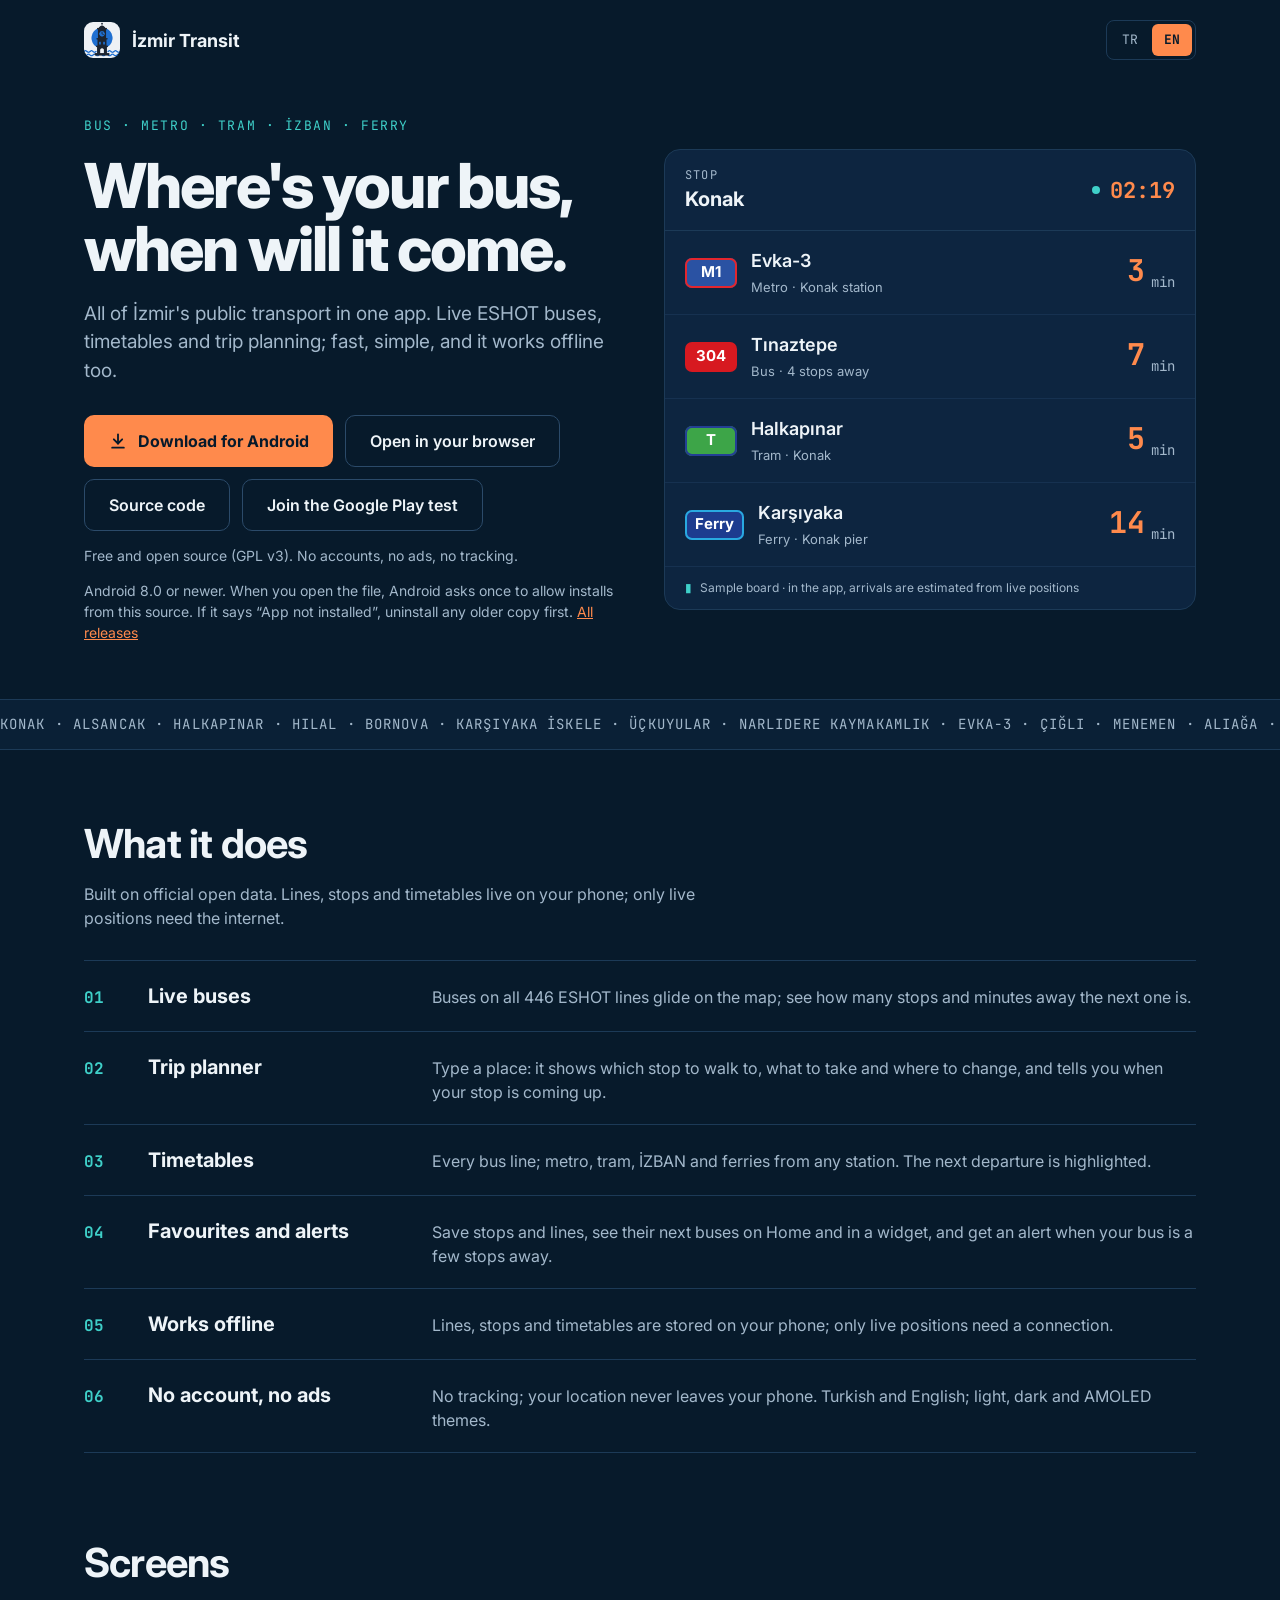
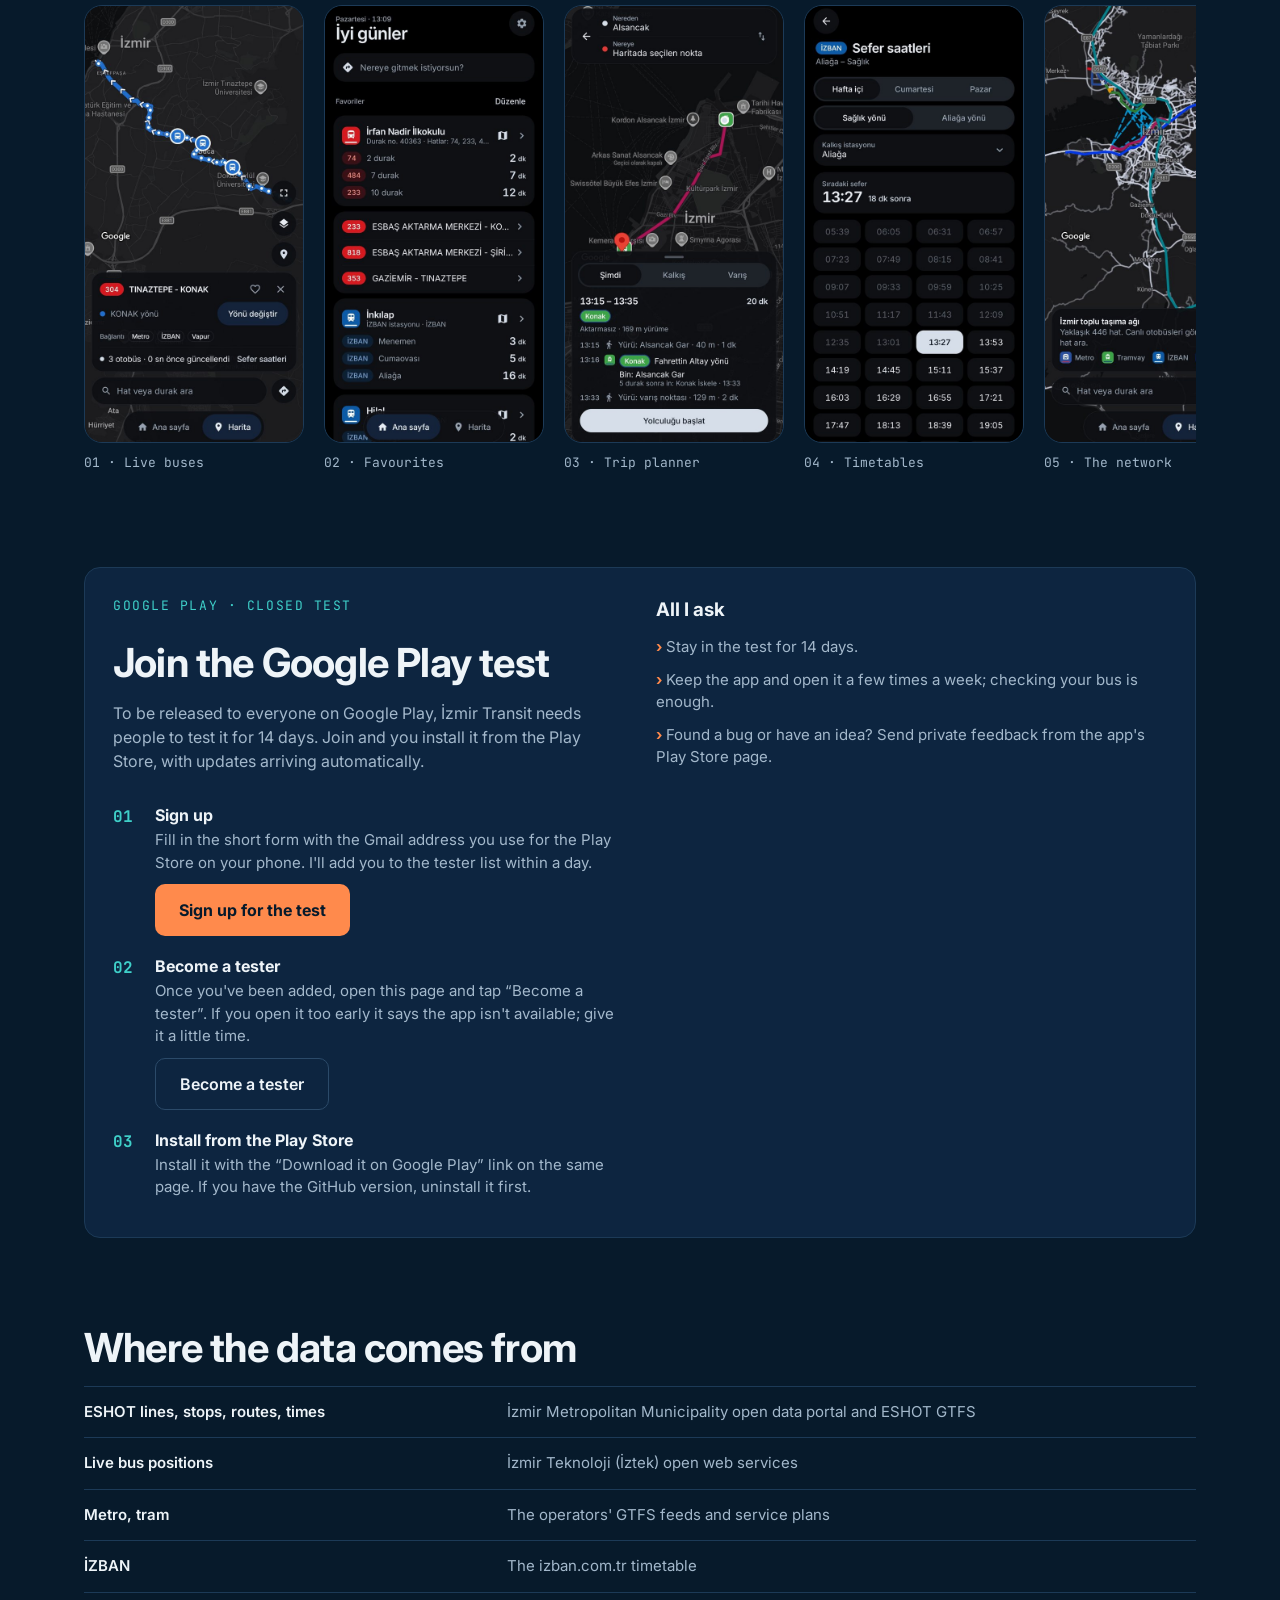
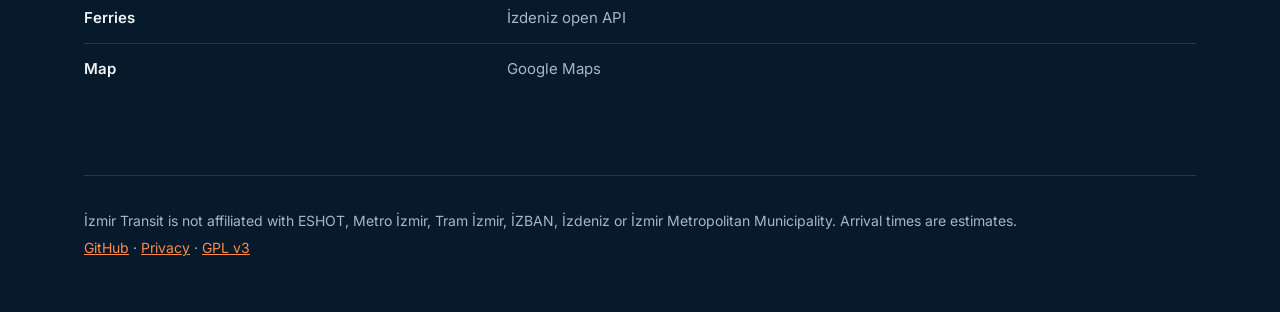
<file: docs/index.html>
<!doctype html>
<html lang="tr">
<head>
<meta charset="utf-8">
<meta name="viewport" content="width=device-width, initial-scale=1">
<title>İzmir Transit</title>
<meta name="description" content="İzmir'in tüm toplu taşıması tek uygulamada: canlı ESHOT otobüsleri, Metro, tramvay, İZBAN ve vapur; sefer saatleri, aktarmalar ve yol tarifi.">
<meta name="theme-color" content="#071A2B">
<meta property="og:title" content="İzmir Transit">
<meta property="og:description" content="Canlı otobüsler, metro, tramvay, İZBAN ve vapur — tek uygulamada, internet olmadan da.">
<meta property="og:image" content="https://aijeculate.github.io/izmir-transit/screenshots/og.jpg">
<link rel="icon" href="icons/icon-dark.svg" type="image/svg+xml">
<link rel="icon" href="icons/icon-light-512.png" type="image/png">
<link rel="apple-touch-icon" href="icons/icon-light-512.png">
<link rel="preconnect" href="https://fonts.googleapis.com">
<link rel="preconnect" href="https://fonts.gstatic.com" crossorigin>
<link href="https://fonts.googleapis.com/css2?family=Inter:wght@400;500;600;700;800&family=JetBrains+Mono:wght@500;700&display=swap" rel="stylesheet">
<style>
  :root {
    color-scheme: dark;
    --bg: #071A2B;          /* Aegean night */
    --surface: #0D2540;
    --deep: #0A2036;
    --line: #1C3A57;
    --row: #163150;
    --text: #EEF4F8;
    --text-2: #A3B8CB;
    --sunset: #FF8A4C;      /* Kordon sunset */
    --sunset-hover: #FFA877;
    --sea: #3FD0C9;         /* Aegean turquoise */
    --mono: "JetBrains Mono", ui-monospace, SFMono-Regular, Menlo, monospace;
  }
  * { box-sizing: border-box; }
  [hidden] { display: none !important; }
  html { -webkit-text-size-adjust: 100%; }
  body { margin: 0; background: var(--bg); color: var(--text); font-family: Inter, system-ui, -apple-system, "Segoe UI", sans-serif; line-height: 1.5; }
  a { color: var(--sunset); }
  a:hover { color: var(--sunset-hover); }
  .wrap { max-width: 1160px; margin: 0 auto; padding: 0 16px; }
  @media (min-width: 640px) { .wrap { padding: 0 24px; } }

  header.top { display: flex; align-items: center; justify-content: space-between; gap: 16px; padding: 20px 0; }
  .brand { display: flex; align-items: center; gap: 12px; color: var(--text); text-decoration: none; font-weight: 700; font-size: 18px; }
  .brand img { width: 36px; height: 36px; border-radius: 9px; display: block; }
  .lang { display: flex; gap: 2px; padding: 3px; border: 1px solid var(--line); border-radius: 8px; font-family: var(--mono); font-size: 13px; }
  .lang button { border: 0; background: transparent; color: var(--text-2); font: inherit; padding: 6px 12px; border-radius: 6px; cursor: pointer; min-height: 32px; }
  .lang button[aria-pressed="true"] { background: var(--sunset); color: var(--bg); font-weight: 700; }

  .hero { display: flex; flex-wrap: wrap; gap: 48px; align-items: center; padding: 36px 0 56px; }
  .hero > * { flex: 1 1 420px; min-width: 0; }
  .eyebrow { margin: 0 0 18px; font-family: var(--mono); font-size: 13px; letter-spacing: .12em; text-transform: uppercase; color: var(--sea); }
  h1 { margin: 0 0 20px; font-size: clamp(38px, 5.4vw, 62px); line-height: 1.02; letter-spacing: -0.03em; font-weight: 800; }
  .lead { margin: 0 0 30px; font-size: clamp(17px, 2.2vw, 19px); color: var(--text-2); max-width: 30em; }
  .ctas { display: flex; flex-wrap: wrap; gap: 12px; }
  .btn { display: inline-flex; align-items: center; gap: 10px; min-height: 52px; padding: 0 24px; border-radius: 10px; font-weight: 700; text-decoration: none; }
  .btn.primary { background: var(--sunset); color: var(--bg); }
  .btn.primary:hover { background: var(--sunset-hover); color: var(--bg); }
  .btn.ghost { border: 1px solid #2B4A69; color: var(--text); font-weight: 600; }
  .btn.ghost:hover { border-color: var(--sea); color: var(--text); }
  .note { margin: 14px 0 0; font-size: 14px; color: var(--text-2); }

  /* The departure board */
  .board { background: var(--surface); border: 1px solid var(--line); border-radius: 16px; overflow: hidden; }
  .board-head { display: flex; align-items: center; justify-content: space-between; padding: 16px 20px; border-bottom: 1px solid var(--line); }
  .label { font-size: 12px; color: var(--text-2); font-family: var(--mono); letter-spacing: .1em; text-transform: uppercase; }
  .stop-name { font-size: 20px; font-weight: 700; }
  .clock { display: flex; align-items: center; gap: 10px; font-family: var(--mono); font-size: 22px; font-weight: 700; color: var(--sunset); }
  .live-dot { width: 8px; height: 8px; border-radius: 50%; background: var(--sea); animation: pulse 1.6s ease-in-out infinite; }
  .row { display: flex; align-items: center; gap: 14px; padding: 16px 20px; border-bottom: 1px solid var(--row); }
  .badge { display: inline-flex; align-items: center; justify-content: center; min-width: 52px; height: 30px; padding: 0 10px; border-radius: 7px; font-weight: 700; font-size: 15px; color: #fff; flex: none; }
  .dest { flex: 1; min-width: 0; }
  .dest b { display: block; font-size: 18px; font-weight: 600; white-space: nowrap; overflow: hidden; text-overflow: ellipsis; }
  .dest small { font-size: 13px; color: var(--text-2); }
  .mins { display: flex; align-items: baseline; gap: 6px; font-family: var(--mono); color: var(--sunset); }
  .mins small { font-size: 14px; color: var(--text-2); }
  .digits { display: inline-flex; height: 34px; overflow: hidden; font-size: 30px; font-weight: 700; line-height: 34px; }
  .strip { display: block; transition: transform .7s cubic-bezier(.2, .8, .2, 1); }
  .strip span { display: block; height: 34px; }
  .board-foot { padding: 12px 20px; font-size: 12px; color: var(--text-2); display: flex; gap: 8px; align-items: center; }
  .cursor { animation: blink 1s steps(1) infinite; color: var(--sea); }

  .ticker { border-top: 1px solid var(--line); border-bottom: 1px solid var(--line); overflow: hidden; background: var(--deep); padding: 14px 0; }
  .ticker-track { display: flex; width: max-content; animation: ticker 60s linear infinite; font-family: var(--mono); font-size: 14px; letter-spacing: .08em; text-transform: uppercase; color: var(--text-2); white-space: nowrap; }
  .ticker-track span { padding-right: 40px; }

  section { padding: 64px 0 16px; }
  h2 { margin: 0 0 8px; font-size: clamp(28px, 4vw, 40px); letter-spacing: -0.02em; }
  .sub { margin: 0 0 30px; color: var(--text-2); max-width: 40em; }
  .features { border-top: 1px solid var(--line); margin: 0; padding: 0; list-style: none; }
  .features li { display: flex; flex-wrap: wrap; gap: 6px 24px; align-items: baseline; padding: 20px 0; border-bottom: 1px solid var(--line); }
  .features .code { font-family: var(--mono); color: var(--sea); font-weight: 700; width: 40px; flex: none; }
  .features h3 { margin: 0; font-size: 20px; flex: 0 1 260px; }
  .features p { margin: 0; color: var(--text-2); flex: 1 1 340px; }

  .shots { display: flex; gap: 20px; overflow-x: auto; padding: 4px 0 14px; scroll-snap-type: x mandatory; }
  .shots figure { margin: 0; flex: 0 0 220px; scroll-snap-align: start; }
  .shots img { width: 100%; display: block; border-radius: 18px; border: 1px solid var(--line); }
  .shots figcaption { margin-top: 10px; font-family: var(--mono); font-size: 13px; color: var(--text-2); }

  /* Google Play testing (hidden until the tester group exists) */
  .test { display: flex; flex-wrap: wrap; gap: 32px; background: var(--surface); border: 1px solid var(--line); border-radius: 16px; padding: 28px; }
  .test > * { flex: 1 1 360px; min-width: 0; }
  .steps { list-style: none; margin: 0; padding: 0; display: grid; gap: 18px; counter-reset: step; }
  .steps li { display: flex; gap: 14px; counter-increment: step; }
  .steps li::before { content: counter(step, decimal-leading-zero); font-family: var(--mono); color: var(--sea); font-weight: 700; width: 28px; flex: none; padding-top: 2px; }
  .steps strong { display: block; }
  .steps p { margin: 2px 0 10px; color: var(--text-2); font-size: 15px; }
  .ask { margin: 0; padding: 0; list-style: none; display: grid; gap: 10px; color: var(--text-2); font-size: 15px; }
  .ask li::before { content: "› "; color: var(--sunset); font-weight: 700; }

  table { width: 100%; border-collapse: collapse; font-size: 15px; }
  td { padding: 14px 0; border-top: 1px solid var(--line); vertical-align: top; }
  td:first-child { font-weight: 600; width: 38%; padding-right: 16px; }
  td:last-child { color: var(--text-2); }

  footer { margin-top: 64px; padding: 28px 0 48px; border-top: 1px solid var(--line); color: var(--text-2); font-size: 14px; }
  footer p { margin: 6px 0; }

  [data-lang="en"] .tr, [data-lang="tr"] .en { display: none; }

  @keyframes ticker { from { transform: translateX(0); } to { transform: translateX(-50%); } }
  @keyframes pulse { 0%, 100% { opacity: 1; } 50% { opacity: .25; } }
  @keyframes blink { 0%, 49% { opacity: 1; } 50%, 100% { opacity: .2; } }
  @media (prefers-reduced-motion: reduce) {
    .ticker-track, .live-dot, .cursor { animation: none; }
    .strip { transition: none; }
  }
  @media (max-width: 480px) {
    .row { gap: 10px; padding: 14px 16px; }
    .badge { min-width: 44px; }
    td:first-child { width: 44%; }
  }
</style>
</head>
<body data-lang="tr">
<div class="wrap">
  <header class="top">
    <a class="brand" href="./">
      <img src="icons/icon-light-512.png" alt="">
      İzmir Transit
    </a>
    <div class="lang" role="group" aria-label="Language">
      <button type="button" data-set-lang="tr" aria-pressed="true">TR</button>
      <button type="button" data-set-lang="en" aria-pressed="false">EN</button>
    </div>
  </header>

  <main>
    <div class="hero">
      <div>
        <p class="eyebrow"><span class="tr">Otobüs · Metro · Tramvay · İZBAN · Vapur</span><span class="en">Bus · Metro · Tram · İZBAN · Ferry</span></p>
        <h1>
          <span class="tr">Otobüsün nerede,<br>kaç dakikada gelir.</span>
          <span class="en">Where's your bus,<br>when will it come.</span>
        </h1>
        <p class="lead">
          <span class="tr">İzmir'in tüm toplu taşıması tek uygulamada. Canlı ESHOT otobüsleri, sefer saatleri ve yol tarifi; hızlı, sade ve internet olmadan da çalışır.</span>
          <span class="en">All of İzmir's public transport in one app. Live ESHOT buses, timetables and trip planning; fast, simple, and it works offline too.</span>
        </p>
        <div class="ctas">
          <a class="btn primary" href="https://github.com/aijeculate/izmir-transit/releases/latest/download/izmir-transit.apk" download>
            <svg width="20" height="20" viewBox="0 0 24 24" fill="none" stroke="currentColor" stroke-width="2.2" stroke-linecap="round" stroke-linejoin="round" aria-hidden="true"><path d="M12 4v11"/><path d="m7 10 5 5 5-5"/><path d="M5 20h14"/></svg>
            <span class="tr">Android için indir</span><span class="en">Download for Android</span>
          </a>
          <a class="btn ghost" href="app/"><span class="tr">Tarayıcıda aç</span><span class="en">Open in your browser</span></a>
          <a class="btn ghost" href="https://github.com/aijeculate/izmir-transit"><span class="tr">Kaynak kodu</span><span class="en">Source code</span></a>
          <a class="btn ghost" href="#test"><span class="tr">Google Play testine katıl</span><span class="en">Join the Google Play test</span></a>
        </div>
        <p class="note"><span class="tr">Ücretsiz ve açık kaynak (GPL v3). Hesap, reklam ya da takip yok.</span><span class="en">Free and open source (GPL v3). No accounts, no ads, no tracking.</span></p>
        <p class="note">
          <span class="tr">Android 8.0 ve üzeri. Dosyayı açınca Android bir kez bilinmeyen kaynaklardan yüklemeye izin ister. “Uygulama yüklenmedi” hatası alırsan önce eski sürümü kaldır. <a href="https://github.com/aijeculate/izmir-transit/releases">Tüm sürümler</a></span>
          <span class="en">Android 8.0 or newer. When you open the file, Android asks once to allow installs from this source. If it says “App not installed”, uninstall any older copy first. <a href="https://github.com/aijeculate/izmir-transit/releases">All releases</a></span>
        </p>
      </div>

      <div class="board" role="img" aria-label="Örnek kalkış panosu: Konak durağından yaklaşan metro, otobüs, tramvay ve vapur">
        <div class="board-head">
          <div>
            <div class="label"><span class="tr">Durak</span><span class="en">Stop</span></div>
            <div class="stop-name">Konak</div>
          </div>
          <div class="clock"><span class="live-dot"></span><span id="clock">--:--</span></div>
        </div>
        <div class="row" data-start="3" data-every="1">
          <span class="badge" style="background:#2A52A3;box-shadow:inset 0 0 0 2px #E3262E">M1</span>
          <span class="dest"><b>Evka-3</b><small><span class="tr">Metro · Konak istasyonu</span><span class="en">Metro · Konak station</span></small></span>
          <span class="mins"><span class="digits"><span class="strip tens"><span> </span><span>0</span><span>1</span><span>2</span><span>3</span><span>4</span><span>5</span><span>6</span><span>7</span><span>8</span><span>9</span></span><span class="strip units"><span>0</span><span>1</span><span>2</span><span>3</span><span>4</span><span>5</span><span>6</span><span>7</span><span>8</span><span>9</span></span></span><small><span class="tr">dk</span><span class="en">min</span></small></span>
        </div>
        <div class="row" data-start="7" data-every="2">
          <span class="badge" style="background:#D71920">304</span>
          <span class="dest"><b>Tınaztepe</b><small><span class="tr">Otobüs · 4 durak uzakta</span><span class="en">Bus · 4 stops away</span></small></span>
          <span class="mins"><span class="digits"><span class="strip tens"><span> </span><span>0</span><span>1</span><span>2</span><span>3</span><span>4</span><span>5</span><span>6</span><span>7</span><span>8</span><span>9</span></span><span class="strip units"><span>0</span><span>1</span><span>2</span><span>3</span><span>4</span><span>5</span><span>6</span><span>7</span><span>8</span><span>9</span></span></span><small><span class="tr">dk</span><span class="en">min</span></small></span>
        </div>
        <div class="row" data-start="5" data-every="3">
          <span class="badge" style="background:#3DA548;box-shadow:inset 0 0 0 2px #233F95">T</span>
          <span class="dest"><b>Halkapınar</b><small><span class="tr">Tramvay · Konak</span><span class="en">Tram · Konak</span></small></span>
          <span class="mins"><span class="digits"><span class="strip tens"><span> </span><span>0</span><span>1</span><span>2</span><span>3</span><span>4</span><span>5</span><span>6</span><span>7</span><span>8</span><span>9</span></span><span class="strip units"><span>0</span><span>1</span><span>2</span><span>3</span><span>4</span><span>5</span><span>6</span><span>7</span><span>8</span><span>9</span></span></span><small><span class="tr">dk</span><span class="en">min</span></small></span>
        </div>
        <div class="row" data-start="14" data-every="2">
          <span class="badge" style="background:#1D3C8F;box-shadow:inset 0 0 0 2px #29A9E0"><span class="tr">Vapur</span><span class="en">Ferry</span></span>
          <span class="dest"><b>Karşıyaka</b><small><span class="tr">Vapur · Konak İskele</span><span class="en">Ferry · Konak pier</span></small></span>
          <span class="mins"><span class="digits"><span class="strip tens"><span> </span><span>0</span><span>1</span><span>2</span><span>3</span><span>4</span><span>5</span><span>6</span><span>7</span><span>8</span><span>9</span></span><span class="strip units"><span>0</span><span>1</span><span>2</span><span>3</span><span>4</span><span>5</span><span>6</span><span>7</span><span>8</span><span>9</span></span></span><small><span class="tr">dk</span><span class="en">min</span></small></span>
        </div>
        <div class="board-foot"><span class="cursor" aria-hidden="true">▮</span><span class="tr">Örnek pano · uygulamada varışlar canlı konumdan tahmin edilir</span><span class="en">Sample board · in the app, arrivals are estimated from live positions</span></div>
      </div>
    </div>
  </main>
</div>

<div class="ticker" aria-hidden="true">
  <div class="ticker-track">
    <span>Konak · Alsancak · Halkapınar · Hilal · Bornova · Karşıyaka İskele · Üçkuyular · Narlıdere Kaymakamlık · Evka-3 · Çiğli · Menemen · Aliağa · Cumaovası · Göztepe · Pasaport · Bostanlı ·</span>
    <span>Konak · Alsancak · Halkapınar · Hilal · Bornova · Karşıyaka İskele · Üçkuyular · Narlıdere Kaymakamlık · Evka-3 · Çiğli · Menemen · Aliağa · Cumaovası · Göztepe · Pasaport · Bostanlı ·</span>
  </div>
</div>

<div class="wrap">
  <section>
    <h2><span class="tr">Neler yapar</span><span class="en">What it does</span></h2>
    <p class="sub">
      <span class="tr">Resmî açık verilerle yapıldı. Hat, durak ve sefer saatleri telefonunda durur; sadece canlı konumlar internet ister.</span>
      <span class="en">Built on official open data. Lines, stops and timetables live on your phone; only live positions need the internet.</span>
    </p>
    <ul class="features">
      <li><span class="code">01</span><h3><span class="tr">Canlı otobüsler</span><span class="en">Live buses</span></h3><p><span class="tr">446 ESHOT hattında otobüsler haritada akıcı ilerler; yaklaşan otobüsün kaç durak ve kaç dakika uzakta olduğunu gör.</span><span class="en">Buses on all 446 ESHOT lines glide on the map; see how many stops and minutes away the next one is.</span></p></li>
      <li><span class="code">02</span><h3><span class="tr">Yol tarifi</span><span class="en">Trip planner</span></h3><p><span class="tr">Yeri yaz: hangi durağa yürüyeceğini, neye bineceğini ve nerede aktarma yapacağını gösterir. İneceğin durak yaklaşınca haber verir.</span><span class="en">Type a place: it shows which stop to walk to, what to take and where to change, and tells you when your stop is coming up.</span></p></li>
      <li><span class="code">03</span><h3><span class="tr">Sefer saatleri</span><span class="en">Timetables</span></h3><p><span class="tr">Her otobüs hattı; metro, tramvay, İZBAN ve vapurda istediğin istasyondan. Sıradaki sefer vurgulu.</span><span class="en">Every bus line; metro, tram, İZBAN and ferries from any station. The next departure is highlighted.</span></p></li>
      <li><span class="code">04</span><h3><span class="tr">Favoriler ve uyarılar</span><span class="en">Favourites and alerts</span></h3><p><span class="tr">Durak ve hatlarını kaydet, ana ekranda ve widget'ta yaklaşan otobüsleri gör; otobüs birkaç durak kalınca bildirim al.</span><span class="en">Save stops and lines, see their next buses on Home and in a widget, and get an alert when your bus is a few stops away.</span></p></li>
      <li><span class="code">05</span><h3><span class="tr">İnternet olmadan da</span><span class="en">Works offline</span></h3><p><span class="tr">Hatlar, duraklar ve sefer saatleri telefonda durur; yalnızca canlı konumlar bağlantı ister.</span><span class="en">Lines, stops and timetables are stored on your phone; only live positions need a connection.</span></p></li>
      <li><span class="code">06</span><h3><span class="tr">Hesap yok, reklam yok</span><span class="en">No account, no ads</span></h3><p><span class="tr">Takip yok, konumun telefonundan çıkmaz. Türkçe ve İngilizce; açık, koyu ve AMOLED tema.</span><span class="en">No tracking; your location never leaves your phone. Turkish and English; light, dark and AMOLED themes.</span></p></li>
    </ul>
  </section>

  <section>
    <h2><span class="tr">Ekranlar</span><span class="en">Screens</span></h2>
    <div class="shots">
      <figure><img src="screenshots/live.jpg" alt="" loading="lazy"><figcaption>01 · <span class="tr">Canlı otobüsler</span><span class="en">Live buses</span></figcaption></figure>
      <figure><img src="screenshots/home.jpg" alt="" loading="lazy"><figcaption>02 · <span class="tr">Favoriler</span><span class="en">Favourites</span></figcaption></figure>
      <figure><img src="screenshots/planner.jpg" alt="" loading="lazy"><figcaption>03 · <span class="tr">Yol tarifi</span><span class="en">Trip planner</span></figcaption></figure>
      <figure><img src="screenshots/timetable.jpg" alt="" loading="lazy"><figcaption>04 · <span class="tr">Sefer saatleri</span><span class="en">Timetables</span></figcaption></figure>
      <figure><img src="screenshots/network.jpg" alt="" loading="lazy"><figcaption>05 · <span class="tr">Tüm ağ</span><span class="en">The network</span></figcaption></figure>
      <figure><img src="screenshots/metro.jpg" alt="" loading="lazy"><figcaption>06 · <span class="tr">Metro ve raylı</span><span class="en">Metro and rail</span></figcaption></figure>
    </div>
  </section>

  <section id="test">
    <div class="test">
      <div>
        <p class="eyebrow">Google Play · <span class="tr">Kapalı test</span><span class="en">Closed test</span></p>
        <h2><span class="tr">Google Play testine katıl</span><span class="en">Join the Google Play test</span></h2>
        <p class="sub"><span class="tr">İzmir Transit'in Google Play'de herkese açılabilmesi için 14 gün boyunca test eden kullanıcılara ihtiyacı var. Katılırsan uygulamayı Play Store'dan yükler, güncellemeleri de otomatik alırsın.</span><span class="en">To be released to everyone on Google Play, İzmir Transit needs people to test it for 14 days. Join and you install it from the Play Store, with updates arriving automatically.</span></p>
        <ol class="steps">
          <li><div><strong><span class="tr">Teste kaydol</span><span class="en">Sign up</span></strong><p><span class="tr">Kısa formu doldur ve telefonundaki Play Store'da kullandığın Gmail adresini yaz. Seni bir gün içinde test listesine eklerim.</span><span class="en">Fill in the short form with the Gmail address you use for the Play Store on your phone. I'll add you to the tester list within a day.</span></p><a class="btn primary" href="https://docs.google.com/forms/d/e/1FAIpQLSdDoYbCG215Cx1SrwAwDTepzp9af2mmE6_KQQXg1nR9t2QDYw/viewform" rel="noopener"><span class="tr">Teste kaydol</span><span class="en">Sign up for the test</span></a></div></li>
          <li><div><strong><span class="tr">Test kullanıcısı ol</span><span class="en">Become a tester</span></strong><p><span class="tr">Listeye eklendikten sonra bu sayfayı aç ve “Test kullanıcısı ol”a dokun. Eklenmeden önce açarsan “uygulama mevcut değil” yazar; biraz bekle.</span><span class="en">Once you've been added, open this page and tap “Become a tester”. If you open it too early it says the app isn't available; give it a little time.</span></p><a class="btn ghost" href="https://play.google.com/apps/testing/com.aijec.izmirtransit" rel="noopener"><span class="tr">Test kullanıcısı ol</span><span class="en">Become a tester</span></a></div></li>
          <li><div><strong><span class="tr">Play Store'dan yükle</span><span class="en">Install from the Play Store</span></strong><p><span class="tr">Aynı sayfadaki “Google Play'den indir” bağlantısıyla yükle. GitHub sürümü yüklüyse önce onu kaldır.</span><span class="en">Install it with the “Download it on Google Play” link on the same page. If you have the GitHub version, uninstall it first.</span></p></div></li>
        </ol>
      </div>
      <div>
        <h3 style="margin:0 0 12px"><span class="tr">Tek ricam</span><span class="en">All I ask</span></h3>
        <ul class="ask">
          <li><span class="tr">14 gün boyunca testten çıkma.</span><span class="en">Stay in the test for 14 days.</span></li>
          <li><span class="tr">Uygulamayı silme, haftada birkaç kez aç; otobüsünü kontrol etmen yeterli.</span><span class="en">Keep the app and open it a few times a week; checking your bus is enough.</span></li>
          <li><span class="tr">Hata ya da öneri olursa Play Store'daki uygulama sayfasından özel geri bildirim gönder.</span><span class="en">Found a bug or have an idea? Send private feedback from the app's Play Store page.</span></li>
        </ul>
      </div>
    </div>
  </section>

  <section>
    <h2><span class="tr">Veriler nereden geliyor</span><span class="en">Where the data comes from</span></h2>
    <table>
      <tr><td><span class="tr">ESHOT hat, durak, güzergâh ve saatler</span><span class="en">ESHOT lines, stops, routes, times</span></td><td><span class="tr">İzmir Büyükşehir Belediyesi açık veri portalı ve ESHOT GTFS</span><span class="en">İzmir Metropolitan Municipality open data portal and ESHOT GTFS</span></td></tr>
      <tr><td><span class="tr">Canlı otobüs konumları</span><span class="en">Live bus positions</span></td><td><span class="tr">İzmir Teknoloji (İztek) açık web servisleri</span><span class="en">İzmir Teknoloji (İztek) open web services</span></td></tr>
      <tr><td>Metro, <span class="tr">tramvay</span><span class="en">tram</span></td><td><span class="tr">İşletmelerin GTFS yayınları ve sefer planları</span><span class="en">The operators' GTFS feeds and service plans</span></td></tr>
      <tr><td>İZBAN</td><td><span class="tr">izban.com.tr sefer saatleri</span><span class="en">The izban.com.tr timetable</span></td></tr>
      <tr><td><span class="tr">Vapur</span><span class="en">Ferries</span></td><td><span class="tr">İzdeniz açık API</span><span class="en">İzdeniz open API</span></td></tr>
      <tr><td><span class="tr">Harita</span><span class="en">Map</span></td><td>Google Maps</td></tr>
    </table>
  </section>

  <footer>
    <p>
      <span class="tr">İzmir Transit; ESHOT, Metro İzmir, Tram İzmir, İZBAN, İzdeniz ve İzmir Büyükşehir Belediyesi ile bağlantılı değildir. Varış süreleri tahminidir.</span>
      <span class="en">İzmir Transit is not affiliated with ESHOT, Metro İzmir, Tram İzmir, İZBAN, İzdeniz or İzmir Metropolitan Municipality. Arrival times are estimates.</span>
    </p>
    <p>
      <a href="https://github.com/aijeculate/izmir-transit">GitHub</a> ·
      <a href="privacy.html"><span class="tr">Gizlilik</span><span class="en">Privacy</span></a> ·
      <a href="https://github.com/aijeculate/izmir-transit/blob/main/LICENSE">GPL v3</a>
    </p>
  </footer>
</div>

<script>
  (function () {
    // Language
    var body = document.body;
    function setLang(lang) {
      body.setAttribute('data-lang', lang);
      document.documentElement.lang = lang;
      document.querySelectorAll('[data-set-lang]').forEach(function (b) {
        b.setAttribute('aria-pressed', String(b.getAttribute('data-set-lang') === lang));
      });
      try { localStorage.setItem('lang', lang); } catch (e) {}
    }
    var saved = null;
    try { saved = localStorage.getItem('lang'); } catch (e) {}
    setLang(saved || ((navigator.language || 'tr').toLowerCase().indexOf('tr') === 0 ? 'tr' : 'en'));
    document.querySelectorAll('[data-set-lang]').forEach(function (b) {
      b.addEventListener('click', function () { setLang(b.getAttribute('data-set-lang')); });
    });

    // Departure board: İzmir clock and rolling minutes
    var clock = document.getElementById('clock');
    var rows = Array.prototype.slice.call(document.querySelectorAll('.board .row'));
    var still = window.matchMedia && window.matchMedia('(prefers-reduced-motion: reduce)').matches;
    var tick = 0;
    function showClock() {
      try {
        clock.textContent = new Date().toLocaleTimeString('tr-TR', { timeZone: 'Europe/Istanbul', hour: '2-digit', minute: '2-digit' });
      } catch (e) { clock.textContent = ''; }
    }
    function showRows() {
      rows.forEach(function (row) {
        var start = +row.getAttribute('data-start');
        var every = +row.getAttribute('data-every');
        var m = start - Math.floor(tick / every);
        m = ((m % 20) + 20) % 20;
        if (m > start + 6) m = start;
        var tens = Math.floor(m / 10), units = m % 10;
        row.querySelector('.tens').style.transform = 'translateY(-' + ((tens ? tens + 1 : 0) * 34) + 'px)';
        row.querySelector('.units').style.transform = 'translateY(-' + (units * 34) + 'px)';
      });
    }
    showClock(); showRows();
    setInterval(showClock, 10000);
    if (!still) setInterval(function () { tick++; showRows(); }, 2600);
  })();
</script>
</body>
</html>
</file>
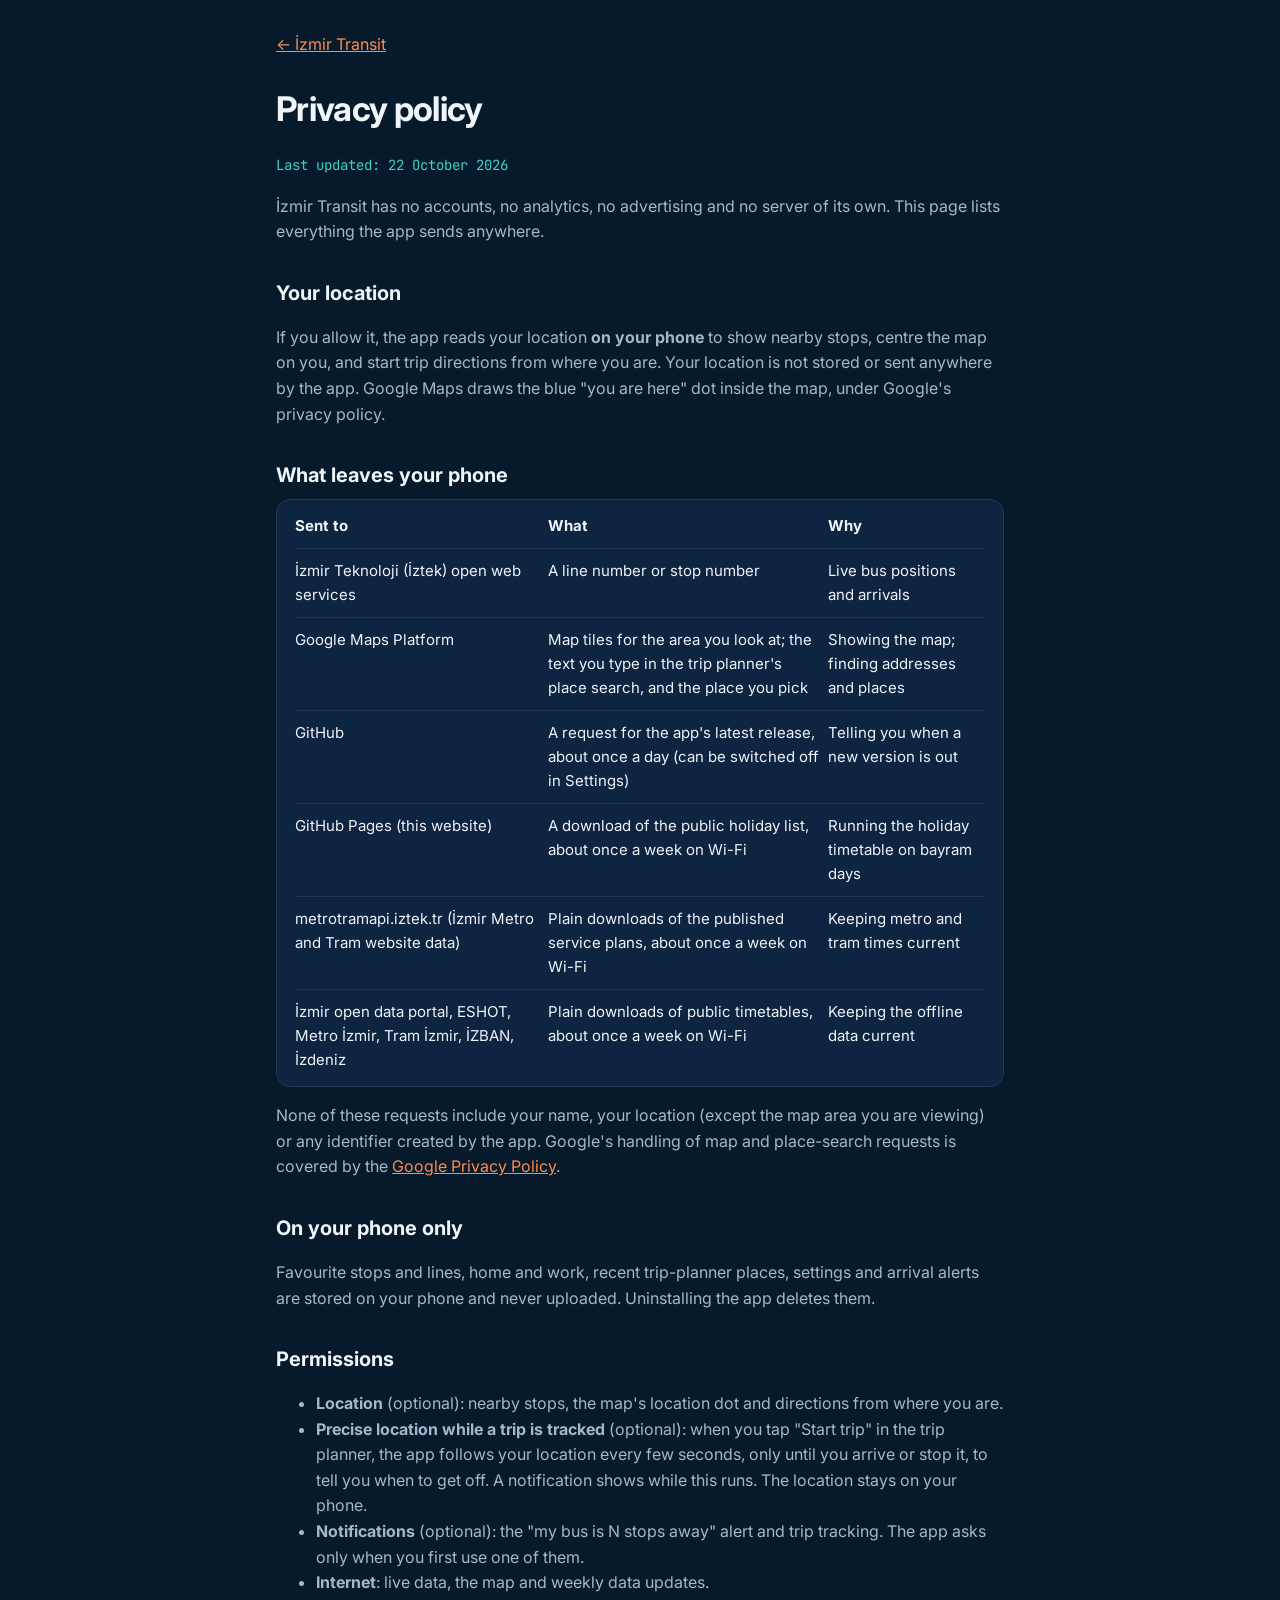
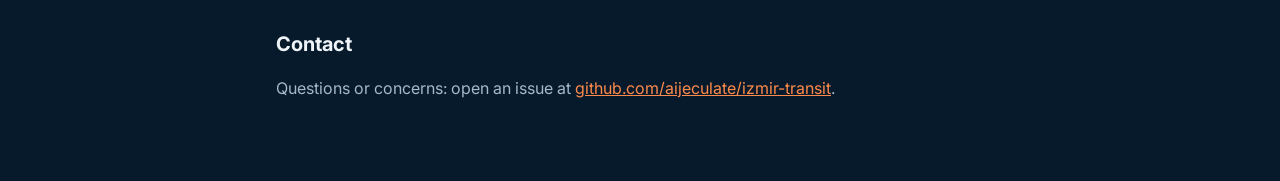
<file: docs/privacy.html>
<!doctype html>
<html lang="en">
<head>
<meta charset="utf-8">
<meta name="viewport" content="width=device-width, initial-scale=1">
<title>Privacy · İzmir Transit</title>
<link rel="icon" href="icons/icon-dark.svg" type="image/svg+xml">
<link rel="icon" href="icons/icon-light-512.png" type="image/png">
<meta name="theme-color" content="#071A2B">
<link href="https://fonts.googleapis.com/css2?family=Inter:wght@400;600;700&family=JetBrains+Mono:wght@500&display=swap" rel="stylesheet">
<style>
  :root { color-scheme: dark; --canvas: #071A2B; --panel: #0D2540; --text: #EEF4F8; --text-2: #A3B8CB; --hairline: #1C3A57; --accent: #FF8A4C; --sea: #3FD0C9; }
  * { box-sizing: border-box; }
  body { margin: 0; font-family: Inter, system-ui, sans-serif; background: var(--canvas); color: var(--text); line-height: 1.6; }
  main { max-width: 760px; margin: 0 auto; padding: 32px 16px 64px; }
  a { color: var(--accent); }
  a:hover { color: #FFA877; }
  h1 { font-size: 34px; margin: 24px 0 4px; letter-spacing: -0.02em; }
  h2 { font-size: 20px; margin: 32px 0 8px; }
  p, li { color: var(--text-2); }
  em { font-family: "JetBrains Mono", monospace; font-style: normal; font-size: 14px; color: var(--sea); }
  .card { background: var(--panel); border: 1px solid var(--hairline); border-radius: 14px; padding: 4px 18px; overflow-x: auto; }
  table { width: 100%; border-collapse: collapse; font-size: 15px; }
  td, th { text-align: left; padding: 10px 8px 10px 0; border-top: 1px solid var(--hairline); vertical-align: top; }
  tr:first-child th { border-top: 0; }
  th { color: var(--text); }
</style>
</head>
<body>
<main>
  <a href="./">← İzmir Transit</a>
  <h1>Privacy policy</h1>
  <p><em>Last updated: 22 October 2026</em></p>
  <p>İzmir Transit has no accounts, no analytics, no advertising and no server of its own. This page lists everything the app sends anywhere.</p>

  <h2>Your location</h2>
  <p>If you allow it, the app reads your location <strong>on your phone</strong> to show nearby stops, centre the map on you, and start trip directions from where you are. Your location is not stored or sent anywhere by the app. Google Maps draws the blue "you are here" dot inside the map, under Google's privacy policy.</p>

  <h2>What leaves your phone</h2>
  <div class="card">
    <table>
      <tr><th>Sent to</th><th>What</th><th>Why</th></tr>
      <tr><td>İzmir Teknoloji (İztek) open web services</td><td>A line number or stop number</td><td>Live bus positions and arrivals</td></tr>
      <tr><td>Google Maps Platform</td><td>Map tiles for the area you look at; the text you type in the trip planner's place search, and the place you pick</td><td>Showing the map; finding addresses and places</td></tr>
      <tr><td>GitHub</td><td>A request for the app's latest release, about once a day (can be switched off in Settings)</td><td>Telling you when a new version is out</td></tr>
      <tr><td>GitHub Pages (this website)</td><td>A download of the public holiday list, about once a week on Wi-Fi</td><td>Running the holiday timetable on bayram days</td></tr>
      <tr><td>metrotramapi.iztek.tr (İzmir Metro and Tram website data)</td><td>Plain downloads of the published service plans, about once a week on Wi-Fi</td><td>Keeping metro and tram times current</td></tr>
      <tr><td>İzmir open data portal, ESHOT, Metro İzmir, Tram İzmir, İZBAN, İzdeniz</td><td>Plain downloads of public timetables, about once a week on Wi-Fi</td><td>Keeping the offline data current</td></tr>
    </table>
  </div>
  <p>None of these requests include your name, your location (except the map area you are viewing) or any identifier created by the app. Google's handling of map and place-search requests is covered by the <a href="https://policies.google.com/privacy">Google Privacy Policy</a>.</p>

  <h2>On your phone only</h2>
  <p>Favourite stops and lines, home and work, recent trip-planner places, settings and arrival alerts are stored on your phone and never uploaded. Uninstalling the app deletes them.</p>

  <h2>Permissions</h2>
  <ul>
    <li><strong>Location</strong> (optional): nearby stops, the map's location dot and directions from where you are.</li>
    <li><strong>Precise location while a trip is tracked</strong> (optional): when you tap "Start trip" in the trip planner, the app follows your location every few seconds, only until you arrive or stop it, to tell you when to get off. A notification shows while this runs. The location stays on your phone.</li>
    <li><strong>Notifications</strong> (optional): the "my bus is N stops away" alert and trip tracking. The app asks only when you first use one of them.</li>
    <li><strong>Internet</strong>: live data, the map and weekly data updates.</li>
  </ul>

  <h2>Contact</h2>
  <p>Questions or concerns: open an issue at <a href="https://github.com/aijeculate/izmir-transit/issues">github.com/aijeculate/izmir-transit</a>.</p>
</main>
</body>
</html>
</file>
